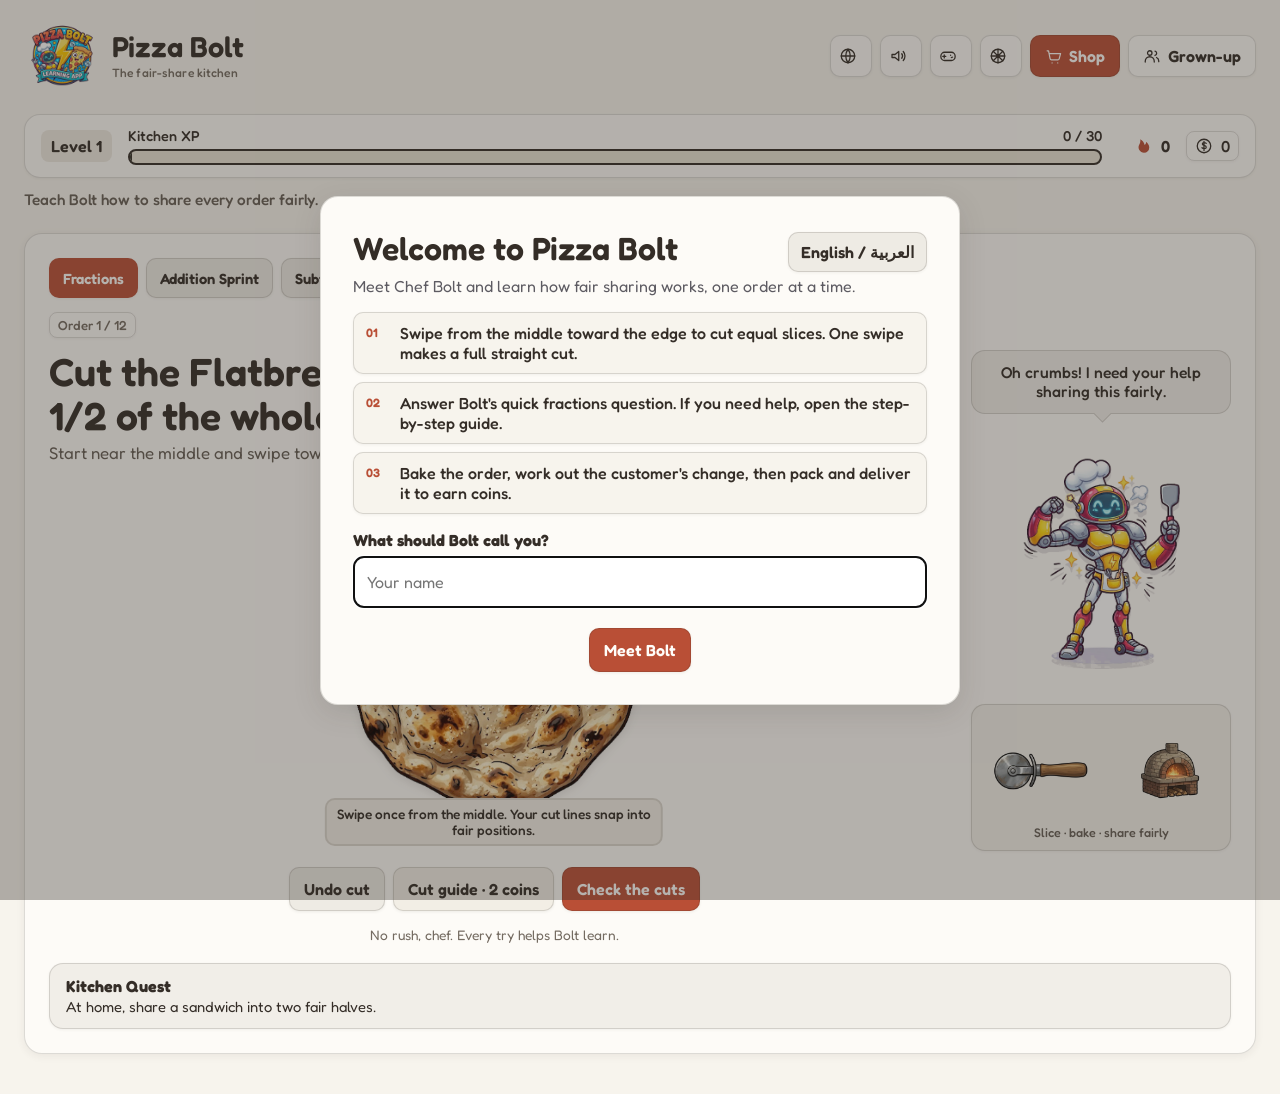
<file: index.html>
<!doctype html>
<html lang="en" dir="ltr">
<head>
  <meta charset="utf-8">
  <meta name="viewport" content="width=device-width, initial-scale=1, viewport-fit=cover">
  <meta name="theme-color" content="#f7f4ed">
  <meta name="description" content="A playful, bilingual fraction-learning game where kids teach Chef Bolt to share fairly.">
  <title>Pizza Bolt: Fair Shares, Happy Chefs</title>
  <link rel="preconnect" href="https://fonts.googleapis.com">
  <link rel="preconnect" href="https://fonts.gstatic.com" crossorigin>
  <link href="https://fonts.googleapis.com/css2?family=Fredoka:wght@400;500;600;700&family=Noto+Sans+Arabic:wght@400;500;600;700&display=swap" rel="stylesheet">
  <link rel="stylesheet" href="styles.css">
</head>
<body>
  <canvas id="matrixRain" aria-hidden="true"></canvas>
  <main class="app">
    <header class="topbar">
      <div class="brand">
        <img class="brand-logo" src="assets/pizza-bolt-logo.png" alt="Pizza Bolt: a fun fractions learning app" width="768" height="768">
        <span class="brand-copy"><span class="brand-name" data-i18n="brand">Pizza Bolt</span><span class="brand-tagline" data-i18n="brandTagline">The fair-share kitchen</span></span>
      </div>
      <div class="tool-row">
        <button class="icon-button" id="languageButton" aria-label="Switch language" title="English / العربية"><svg viewBox="0 0 24 24" aria-hidden="true"><circle cx="12" cy="12" r="9"></circle><path d="M3 12h18M12 3a15 15 0 0 1 0 18M12 3a15 15 0 0 0 0 18"></path></svg></button>
        <button class="icon-button" id="soundButton" aria-label="Toggle sound" title="Toggle sound"><svg class="sound-on" viewBox="0 0 24 24" aria-hidden="true"><path d="M4 10v4h4l5 4V6l-5 4H4zM17 9a5 5 0 0 1 0 6M19 6a9 9 0 0 1 0 12"></path></svg><svg class="sound-off" viewBox="0 0 24 24" aria-hidden="true"><path d="M4 10v4h4l5 4V6l-5 4H4zM17 9l5 6m0-6-5 6"></path></svg></button>
        <button class="icon-button" id="arcadeButton" aria-label="Math games" title="Math Games"><svg viewBox="0 0 24 24" aria-hidden="true"><rect x="2.5" y="7" width="19" height="11" rx="5"></rect><path d="M7 10.5v4M5 12.5h4M15.5 11h.01M18 13.5h.01M16.5 14h.01"></path></svg></button>
        <button class="icon-button" id="wheelButton" aria-label="Spin the prize wheel" title="Spin the Wheel"><svg viewBox="0 0 24 24" aria-hidden="true"><circle cx="12" cy="12" r="9"></circle><path d="M12 3v18M3 12h18M12 12 5.6 5.6M12 12l6.4-6.4M12 12l-6.4 6.4M12 12l6.4 6.4"></path></svg></button>
        <button class="report-button shop-button" id="shopButton"><svg viewBox="0 0 24 24" aria-hidden="true"><path d="M3 4h2l2.2 11.1a2 2 0 0 0 2 1.6h8.9a2 2 0 0 0 1.9-1.4L22 8H6M10 21h.01M18 21h.01"></path></svg><span data-i18n="shopButton">Shop</span></button>
        <button class="report-button" id="reportButton"><svg viewBox="0 0 24 24" aria-hidden="true"><circle cx="9" cy="8" r="3"></circle><path d="M3 20v-1a6 6 0 0 1 12 0v1M16 5.5a3 3 0 0 1 0 5.8M18 14a5 5 0 0 1 3 4.6v1"></path></svg><span data-i18n="grownup">Grown-up</span></button>
      </div>
    </header>

    <section class="progress-card" aria-label="Game progress">
      <span class="level-badge"><span data-i18n="level">LEVEL</span> <span id="levelValue">1</span></span>
      <div class="xp-area">
        <div class="xp-line"><span data-i18n="xp">Kitchen XP</span><span id="xpLabel">0 / 30</span></div>
        <div class="xp-track" role="progressbar" aria-label="Level progress" aria-valuemin="0" aria-valuemax="30" aria-valuenow="0"><div class="xp-fill" id="xpFill"></div></div>
      </div>
      <div class="streak" id="streakBox" aria-label="Streak"><svg class="streak-flame" viewBox="0 0 24 24" aria-hidden="true"><path d="M12 21a7 7 0 0 0 7-7c0-3.1-1.8-5.3-4.1-7.6.1 2.2-1 3.5-2.1 4.2C12.4 7.2 9.6 4.6 7 3c.4 3.6-.3 5.3-1.4 7.2A7.3 7.3 0 0 0 12 21z"></path></svg><span id="streakValue">0</span></div>
      <div class="coin-pouch" aria-label="Coins"><svg viewBox="0 0 24 24" aria-hidden="true"><circle cx="12" cy="12" r="9"></circle><path d="M15 8.5c-.7-.7-1.6-1-2.8-1-1.4 0-2.4.7-2.4 1.8 0 2.8 5.2 1.2 5.2 4.3 0 1.2-1.1 2-2.7 2-1.1 0-2.2-.4-3-1.2M12 6v12"></path></svg><span id="coinValue">0</span></div>
    </section>
    <div class="pitch-strip"><span data-i18n="pitchText">Teach Bolt how to share every order fairly.</span></div>

    <section class="kitchen" id="gameCard">
      <div class="game-grid">
        <div class="game-main">
          <nav class="mode-bar" id="modeBar" aria-label="Game modes"></nav>
          <section class="level-lesson hidden" id="arcadeLesson" aria-live="polite">
            <p class="lesson-badge"><span data-i18n="arcadeLessonBadge">Mini lesson</span><span class="lesson-separator" aria-hidden="true">·</span><span id="arcadeLessonProgress"></span></p>
            <h2 id="arcadeLessonTitle"></h2>
            <div class="lesson-step-content" id="arcadeLessonStepContent">
              <p class="lesson-step-label" id="arcadeLessonStepLabel"></p>
              <p class="lesson-step-body" id="arcadeLessonStepBody"></p>
            </div>
            <div class="lesson-model" id="arcadeLessonModel" role="img"></div>
            <div class="lesson-check hidden" id="arcadeLessonCheck">
              <p class="lesson-check-question" id="arcadeLessonCheckQuestion"></p>
              <div class="answer-grid" id="arcadeLessonAnswers"></div>
              <p class="lesson-feedback" id="arcadeLessonFeedback" aria-live="polite"></p>
            </div>
            <div class="lesson-actions">
              <button class="toy-button secondary hidden" id="arcadeLessonBackButton" type="button" data-i18n="lessonBack">Back</button>
              <button class="toy-button primary" id="arcadeLessonButton" type="button" data-i18n="lessonContinue">Next step</button>
            </div>
          </section>
          <section class="arcade-panel hidden" id="arcadePanel" aria-live="polite">
            <div class="arcade-scorebar">
              <span class="arcade-title" id="arcadeRunTitle"></span>
              <span><span data-i18n="arcadeScore">Score</span>: <bdi id="arcadeScoreValue">0</bdi></span>
              <span id="arcadeBestValue"></span>
            </div>
            <p class="arcade-question" id="arcadeQuestion"></p>
            <div class="answer-grid" id="arcadeAnswers"></div>
            <p class="arcade-feedback" id="arcadeFeedback" aria-live="polite"></p>
            <div class="action-row">
              <button class="toy-button helper" id="arcadeHowButton" type="button" data-i18n="howToPlay">How to play</button>
              <button class="toy-button primary hidden" id="arcadeNewButton" type="button" data-i18n="arcadeAgain">New run</button>
            </div>
          </section>
          <section class="level-lesson hidden" id="levelLesson" aria-live="polite">
            <p class="lesson-badge"><span data-i18n="lessonBadge">LEVEL</span> <bdi id="lessonLevel"></bdi><span class="lesson-separator" aria-hidden="true">·</span><span id="lessonProgress"></span></p>
            <h2 id="lessonTitle"></h2>
            <div class="lesson-step-content" id="lessonStepContent">
              <p class="lesson-step-label" id="lessonStepLabel"></p>
              <p class="lesson-step-body" id="lessonStepBody"></p>
            </div>
            <div class="lesson-model" id="lessonModel" role="img"></div>
            <div class="lesson-check hidden" id="lessonCheck">
              <p class="lesson-check-question" id="lessonCheckQuestion"></p>
              <div class="answer-grid" id="lessonAnswers"></div>
              <p class="lesson-feedback" id="lessonFeedback" aria-live="polite"></p>
            </div>
            <div class="lesson-money-note">
              <strong data-i18n="lessonMoneyLabel">A money moment</strong>
              <p data-i18n="lessonMoneyGuide"></p>
              <div class="lesson-money-example" id="lessonMoneyExample"></div>
            </div>
            <div class="lesson-actions">
              <button class="toy-button secondary hidden" id="lessonBackButton" type="button" data-i18n="lessonBack">Back</button>
              <button class="toy-button primary" id="lessonButton" type="button" data-i18n="lessonContinue">Next</button>
            </div>
          </section>
          <div class="order-row" id="orderRow">
            <span class="round-pill" id="roundLabel">ORDER 1 / 6</span>
            <span class="food-label" id="foodLabel">Pizza</span>
          </div>
          <h1 class="prompt" id="prompt"></h1>
          <p class="instruction" id="instruction"></p>
          <div class="cut-stage" id="cutStage">
            <div class="stack-overlay hidden" id="stackOverlay" aria-live="polite"></div>
            <div class="cut-counter" id="cutCounter" aria-live="polite"></div>
            <div class="pizza-wrap" id="pizzaWrap">
              <canvas id="pizza" width="520" height="520" role="img" aria-label="Pizza. Draw equal slices by dragging from the center to the crust."></canvas>
              <img class="cutter-cursor" id="cutterCursor" src="assets/variants/classic-cutter.png" alt="" aria-hidden="true">
              <div class="cut-hint" id="cutHint"></div>
            </div>
          </div>
          <div class="teach-panel hidden" id="teachPanel">
            <h2 class="teach-heading" data-i18n="teachTitle">Teach Chef Bolt!</h2>
            <p class="chef-claim" id="chefClaim"></p>
            <div class="answer-grid" id="answerGrid"></div>
            <button class="toy-button helper solution-toggle" id="questionHelpButton" type="button" aria-expanded="false" aria-controls="questionSolution"></button>
            <section class="solution-panel hidden" id="questionSolution" aria-live="polite">
              <h3 id="questionSolutionTitle"></h3>
              <ol class="solution-steps" id="questionSolutionSteps"></ol>
            </section>
            <p class="feedback" id="feedback" aria-live="polite"></p>
            <div class="order-flow hidden" id="orderFlow" aria-live="polite">
              <div class="flow-visual" id="flowVisual" aria-hidden="true">
                <img class="oven-icon" id="flowOven" src="assets/variants/classic-oven.png" alt="">
                <span class="flow-icon hidden" id="flowIcon"></span>
              </div>
              <strong class="flow-title" id="flowTitle"></strong>
              <p class="flow-message" id="flowMessage"></p>
              <div class="change-challenge hidden" id="changeChallenge">
                <p class="change-prompt" id="changePrompt"></p>
                <button class="toy-button helper solution-toggle" id="changeHelpButton" type="button" aria-expanded="false" aria-controls="changeSolution"></button>
                <section class="solution-panel hidden" id="changeSolution" aria-live="polite">
                  <h3 id="changeSolutionTitle"></h3>
                  <ol class="solution-steps" id="changeSolutionSteps"></ol>
                </section>
                <div class="answer-grid" id="changeAnswerGrid"></div>
                <p class="change-feedback" id="changeFeedback" aria-live="polite"></p>
              </div>
              <div class="flow-track" id="flowTrack" role="progressbar" aria-valuemin="0" aria-valuemax="100" aria-valuenow="0" aria-label="Order progress"><div class="flow-progress" id="flowProgress"></div></div>
              <div class="flow-steps" id="flowSteps">
                <span class="flow-step" data-flow-step="baking"><span class="step-number">1</span><span data-i18n="bakeStep">Bake</span></span>
                <span class="flow-step" data-flow-step="packing"><span class="step-number">2</span><span data-i18n="packStep">Pack</span></span>
                <span class="flow-step" data-flow-step="delivering"><span class="step-number">3</span><span data-i18n="deliverStep">Deliver</span></span>
              </div>
            </div>
            <div class="next-row"><button class="toy-button primary hidden" id="nextButton" data-i18n="next">Next order</button></div>
          </div>
          <div class="action-row" id="cutActions">
            <button class="toy-button secondary" id="undoButton" data-i18n="undo">Undo cut</button>
            <button class="toy-button helper" id="helpButton" type="button"></button>
            <button class="toy-button primary" id="checkButton" data-i18n="check">Check the cuts</button>
          </div>
          <p class="footer-note" id="footerNote" data-i18n="footer">No rush, chef. Every try helps Bolt learn!</p>
        </div>
        <aside class="mascot-column" aria-label="Chef Bolt">
          <div class="bubble" id="bubble" aria-live="polite"></div>
          <img class="bolt" id="bolt" src="assets/chef-bolt.png" data-still="assets/chef-bolt.png" alt="Chef Bolt, your cheerful robot chef" width="220" height="264">
          <div class="kitchen-tools">
            <div class="gear-preview"><img id="equippedCutter" src="assets/variants/classic-cutter.png" alt=""><img id="equippedOven" src="assets/variants/classic-oven.png" alt=""></div>
            <p class="tools-caption" data-i18n="toolsCaption">SLICE · BAKE · SHARE FAIRLY</p>
          </div>
        </aside>
      </div>
      <div class="quest-card" id="questCard">
        <div class="quest-copy"><strong data-i18n="questTitle">Kitchen Quest</strong><span data-i18n="questText">At home, share a sandwich into two fair halves!</span></div>
      </div>
    </section>
  </main>
  <div id="overlayRoot"></div>
  <div id="toastRoot" aria-live="polite"></div>

  <script src="game.js"></script>
</body>
</html>
</file>
<file: styles.css>
:root {
  color-scheme: light;
  --ink: #28152f;
  --cream: #fff6dc;
  --paper: #fffdf6;
  --coral: #f04f42;
  --yellow: #ffd02e;
  --blue: #00a6d9;
  --teal: #20c6be;
  --green: #9bd66e;
  --pink: #ffb8c5;
  --shadow: 0 6px 0 var(--ink);
  --round: 24px;
  font-family: "Fredoka", "Trebuchet MS", sans-serif;
}
.shop-button { padding: 7px 13px; background: var(--yellow); }
html[lang="ar"] body { font-family: "Noto Sans Arabic", "Fredoka", sans-serif; }
* { box-sizing: border-box; }
body {
  margin: 0;
  min-height: 100vh;
  color: var(--ink);
  background-color: var(--cream);
  background-image: radial-gradient(#e9dcb8 1.15px, transparent 1.15px);
  background-size: 22px 22px;
}
body[data-variant="garden"] { --ink: #334536; --cream: #f2f4e9; --paper: #fcfcf7; --coral: #bc6947; --yellow: #d9b84d; --blue: #678c78; --teal: #88a88c; --green: #80a374; --pink: #d39a79; }
body[data-variant="tech"] { --ink: #273c49; --cream: #edf3f2; --paper: #fbfcfb; --coral: #b86191; --yellow: #cdb85c; --blue: #587c92; --teal: #64a7a5; --green: #79aa84; --pink: #c881a7; }
body[data-variant="royal"] { --ink: #46382c; --cream: #f5f0e2; --paper: #fdfaf2; --coral: #a96732; --yellow: #d3b259; --blue: #698d94; --teal: #c7aa62; --green: #8da165; --pink: #c79576; }
body[data-variant="sweet"] { --ink: #49333d; --cream: #f5edf0; --paper: #fdf9fb; --coral: #bb5578; --yellow: #d9ad54; --blue: #927795; --teal: #6da6a0; --green: #88a971; --pink: #cd819e; }
body[data-theme="matrix"] { --ink: #75ff91; --cream: #020b05; --paper: #07180c; --coral: #a4ff00; --yellow: #a4ff00; --blue: #13d84e; --teal: #00ff83; --green: #73ff91; --pink: #43d980; color: #d3ffe0; background-color: #020b05; background-image: linear-gradient(rgba(31,255,86,.07) 1px, transparent 1px), linear-gradient(90deg, rgba(31,255,86,.07) 1px, transparent 1px); background-size: 30px 30px; }
body[data-theme="matrix"] .kitchen { background: rgba(5, 23, 10, .96); }
body[data-theme="matrix"] .progress-card, body[data-theme="matrix"] .icon-button, body[data-theme="matrix"] .report-button { background: #07180c; color: #d3ffe0; }
body[data-theme="matrix"] .round-pill, body[data-theme="matrix"] .level-lesson, body[data-theme="matrix"] .change-challenge, body[data-theme="matrix"] .variant-card, body[data-theme="matrix"] .shop-item, body[data-theme="matrix"] .modal { background: #0a2110; color: #d3ffe0; }
body[data-theme="matrix"] .bubble, body[data-theme="matrix"] .bubble::after, body[data-theme="matrix"] .kitchen-tools { background: #0b2813; color: #d3ffe0; }
body[data-theme="matrix"] .instruction, body[data-theme="matrix"] .flow-message, body[data-theme="matrix"] .variant-set-status, body[data-theme="matrix"] .shop-item small, body[data-theme="matrix"] .modal p { color: #c4f4ce; }
body[data-theme="matrix"] .answer-button, body[data-theme="matrix"] input { background: #0d2b17; color: #effff2; }
body[data-theme="matrix"] .answer-button:hover { background: #164b23; }
body[data-theme="matrix"] .brand-tagline, body[data-theme="matrix"] .food-label { color: #b8edc3; }
body[data-theme="matrix"] .toast { background: #092512; color: #d3ffe0; }
body[data-theme="matrix"] .pitch-strip, body[data-theme="matrix"] .kitchen-tools { background: #073417; color: #e4ffea; }
body[data-theme="matrix"] .pitch-icon { background: #a4ff00; color: #07180c; }
body[data-theme="matrix"] .level-badge { color: #07180c; }
body[data-theme="matrix"] .round-pill { background: #0a2110; color: #e4ffea; }
body[data-theme="matrix"] .prompt, body[data-theme="matrix"] .chef-claim, body[data-theme="matrix"] .teach-heading,
body[data-theme="matrix"] .flow-title, body[data-theme="matrix"] .quest-copy, body[data-theme="matrix"] .tools-caption { color: #e4ffea; }
body[data-theme="matrix"] .prompt .fraction { color: #d1ff57; }
body[data-theme="matrix"] .cut-hint, body[data-theme="matrix"] .teach-panel, body[data-theme="matrix"] .order-flow,
body[data-theme="matrix"] .change-challenge, body[data-theme="matrix"] .quest-card, body[data-theme="matrix"] .player-name-form,
body[data-theme="matrix"] .map-item, body[data-theme="matrix"] .stat { background: #0a2110; color: #e4ffea; }
body[data-theme="matrix"] .cut-hint { border-color: #75ff91; }
body[data-theme="matrix"] .footer-note, body[data-theme="matrix"] .lesson-badge, body[data-theme="matrix"] .map-item small { color: #b3eac1; }
body[data-theme="matrix"] .flow-visual { background: #13351b; color: #effff2; }
body[data-theme="matrix"] .flow-track, body[data-theme="matrix"] .flow-step { background: #07180c; color: #d3ffe0; }
body[data-theme="matrix"] .flow-step.active, body[data-theme="matrix"] .flow-step.done { background: #164b23; color: #effff2; }
body[data-theme="matrix"] .coin-pouch { background: #12351b; color: #effff2; }
body[data-theme="matrix"] .toy-button, body[data-theme="matrix"] .theme-button { color: #07180c; }
#matrixRain { position: fixed; z-index: 0; inset: 0; width: 100%; height: 100%; pointer-events: none; opacity: 0; transition: opacity .4s; }
body[data-theme="matrix"] #matrixRain { opacity: .3; }
.app, #overlayRoot, #toastRoot { position: relative; z-index: 1; }
body[data-theme="garden"] { background-image: radial-gradient(#b1d48b 1.2px, transparent 1.2px); background-size: 24px 24px; }
body[data-theme="tech"] { background-image: radial-gradient(#83d8df 1.1px, transparent 1.1px), linear-gradient(135deg, transparent 48%, rgba(64,216,209,.08) 49%, rgba(64,216,209,.08) 51%, transparent 52%); background-size: 24px 24px, 42px 42px; }
body[data-theme="royal"] { background-image: radial-gradient(#e6c46c 1.2px, transparent 1.2px); background-size: 21px 21px; }
body[data-theme="sweet"] { background-image: radial-gradient(#f2a9bf 1.2px, transparent 1.2px), radial-gradient(#dfc2ef 1px, transparent 1px); background-position: 0 0, 11px 11px; background-size: 22px 22px; }
body[data-theme="sweet"] .kitchen { background: #fffafd; }
body[data-theme="sweet"] .bubble, body[data-theme="sweet"] .bubble::after, body[data-theme="sweet"] .kitchen-tools { background: #fff0f5; }
body[data-theme="sweet"] .teach-panel, body[data-theme="sweet"] .change-challenge { background: #fff1f6; }
body[data-theme="sweet"] .level-lesson { background: #ffe4ef; }
body[data-theme="sweet"] .quest-card { background: #f7e7fb; }
/* Ten bonus color themes */
body[data-theme="ocean"] { --ink: #123a4f; --cream: #e3f2f8; --paper: #fbfdff; --coral: #e2704f; --yellow: #f4b942; --blue: #1f7fae; --teal: #2aa5a0; --green: #4f9e6f; --pink: #e58bab; }
body[data-theme="ocean"] { background-image: radial-gradient(#b7dcea 1.2px, transparent 1.2px); background-size: 23px 23px; }
body[data-theme="sunset"] { --ink: #4a2c33; --cream: #fdeee2; --paper: #fffaf5; --coral: #d95f43; --yellow: #f0a63c; --blue: #8f6bb1; --teal: #d98a5f; --green: #8da45f; --pink: #e88a9a; }
body[data-theme="sunset"] { background-image: radial-gradient(#f6cba4 1.2px, transparent 1.2px), radial-gradient(#f3a5b8 1px, transparent 1px); background-position: 0 0, 12px 12px; background-size: 24px 24px; }
body[data-theme="forest"] { --ink: #2c3d2a; --cream: #eef2e4; --paper: #fbfdf6; --coral: #c4673c; --yellow: #d9b64a; --blue: #5b8776; --teal: #6fa08a; --green: #679a55; --pink: #c99174; }
body[data-theme="forest"] { background-image: radial-gradient(#c6d8ab 1.2px, transparent 1.2px); background-size: 25px 25px; }
body[data-theme="mint"] { --ink: #274438; --cream: #e7f6ee; --paper: #fafdfa; --coral: #e07a68; --yellow: #e7c457; --blue: #3f97a8; --teal: #35b295; --green: #5cae7c; --pink: #d991a8; }
body[data-theme="mint"] { background-image: radial-gradient(#bce4d0 1.2px, transparent 1.2px); background-size: 22px 22px; }
body[data-theme="cherry"] { --ink: #4c2530; --cream: #fdecef; --paper: #fffafb; --coral: #cf3f56; --yellow: #eec257; --blue: #7a6fae; --teal: #4fa6a0; --green: #7aa465; --pink: #e58ca2; }
body[data-theme="cherry"] { background-image: radial-gradient(#f4bcc9 1.2px, transparent 1.2px); background-size: 23px 23px; }
body[data-theme="lavender"] { --ink: #3c3157; --cream: #f0ecfa; --paper: #fcfbff; --coral: #c4679a; --yellow: #d9b95c; --blue: #7a6fc4; --teal: #7aa0b8; --green: #82a377; --pink: #c48cc9; }
body[data-theme="lavender"] { background-image: radial-gradient(#d5c9ee 1.2px, transparent 1.2px); background-size: 22px 22px; }
body[data-theme="ice"] { --ink: #2b4152; --cream: #edf6fc; --paper: #fcfeff; --coral: #cf7a5c; --yellow: #e3bb52; --blue: #4a90c4; --teal: #54b0c4; --green: #63a684; --pink: #c48bae; }
body[data-theme="ice"] { background-image: radial-gradient(#cde6f5 1.2px, transparent 1.2px), radial-gradient(#e2f1fa 1px, transparent 1px); background-position: 0 0, 11px 11px; background-size: 24px 24px; }
body[data-theme="retro"] { --ink: #3f3222; --cream: #f3ead6; --paper: #fdf9ef; --coral: #c65b3a; --yellow: #d9a53c; --blue: #6c8a6e; --teal: #8f9e56; --green: #7d9a52; --pink: #c98a63; }
body[data-theme="retro"] { background-image: repeating-linear-gradient(45deg, rgba(198,91,58,.06) 0 9px, transparent 9px 18px); }
body[data-theme="space"] { --ink: #d5dcff; --cream: #0c1026; --paper: #151b3d; --coral: #ff7ba2; --yellow: #ffd45c; --blue: #7c9aff; --teal: #6fd7e8; --green: #7fe0a8; --pink: #cf8ef0; color: #d5dcff; background-color: #0c1026; background-image: radial-gradient(rgba(255,255,255,.16) 1px, transparent 1.4px); background-size: 26px 26px; }
body[data-theme="lava"] { --ink: #ffe3c9; --cream: #1d0d09; --paper: #2b1510; --coral: #ff6a3d; --yellow: #ffb43d; --blue: #d9825c; --teal: #e8925c; --green: #b98a4f; --pink: #e8756a; color: #ffe3c9; background-color: #1d0d09; background-image: radial-gradient(rgba(255,106,61,.14) 1.4px, transparent 1.4px); background-size: 24px 24px; }
body[data-theme="space"] .kitchen, body[data-theme="lava"] .kitchen,
body[data-theme="space"] .icon-button, body[data-theme="lava"] .icon-button,
body[data-theme="space"] .report-button, body[data-theme="lava"] .report-button,
body[data-theme="space"] .progress-card, body[data-theme="lava"] .progress-card,
body[data-theme="space"] .bubble, body[data-theme="lava"] .bubble,
body[data-theme="space"] .kitchen-tools, body[data-theme="lava"] .kitchen-tools,
body[data-theme="space"] .teach-panel, body[data-theme="lava"] .teach-panel,
body[data-theme="space"] .level-lesson, body[data-theme="lava"] .level-lesson,
body[data-theme="space"] .order-flow, body[data-theme="lava"] .order-flow,
body[data-theme="space"] .change-challenge, body[data-theme="lava"] .change-challenge,
body[data-theme="space"] .quest-card, body[data-theme="lava"] .quest-card,
body[data-theme="space"] .variant-card, body[data-theme="lava"] .variant-card,
body[data-theme="space"] .shop-item, body[data-theme="lava"] .shop-item,
body[data-theme="space"] .stat, body[data-theme="lava"] .stat,
body[data-theme="space"] .map-item, body[data-theme="lava"] .map-item,
body[data-theme="space"] .onboarding-list li, body[data-theme="lava"] .onboarding-list li,
body[data-theme="space"] .player-name-form, body[data-theme="lava"] .player-name-form,
body[data-theme="space"] .stack-overlay, body[data-theme="lava"] .stack-overlay,
body[data-theme="space"] .cut-hint, body[data-theme="lava"] .cut-hint,
body[data-theme="space"] .solution-panel, body[data-theme="lava"] .solution-panel,
body[data-theme="space"] .flow-track, body[data-theme="lava"] .flow-track,
body[data-theme="space"] .flow-step, body[data-theme="lava"] .flow-step {
  background: rgba(255, 255, 255, .05); color: inherit;
}
body[data-theme="space"] .answer-button, body[data-theme="lava"] .answer-button,
body[data-theme="space"] input, body[data-theme="lava"] input { background: rgba(255,255,255,.08); color: inherit; }
body[data-theme="space"] .answer-button:hover, body[data-theme="lava"] .answer-button:hover { background: rgba(255,255,255,.16); }
body[data-theme="space"] .modal, body[data-theme="lava"] .modal { background: var(--paper); color: var(--ink); }
body[data-theme="space"] .modal p, body[data-theme="lava"] .modal p,
body[data-theme="space"] .instruction, body[data-theme="lava"] .instruction,
body[data-theme="space"] .flow-message, body[data-theme="lava"] .flow-message,
body[data-theme="space"] .footer-note, body[data-theme="lava"] .footer-note,
body[data-theme="space"] .brand-tagline, body[data-theme="lava"] .brand-tagline,
body[data-theme="space"] .food-label, body[data-theme="lava"] .food-label,
body[data-theme="space"] .round-pill, body[data-theme="lava"] .round-pill,
body[data-theme="space"] .pitch-strip, body[data-theme="lava"] .pitch-strip,
body[data-theme="space"] .shop-item small, body[data-theme="lava"] .shop-item small,
body[data-theme="space"] .variant-set-status, body[data-theme="lava"] .variant-set-status,
body[data-theme="space"] .cut-counter, body[data-theme="lava"] .cut-counter,
body[data-theme="space"] .lesson-step-body, body[data-theme="lava"] .lesson-step-body,
body[data-theme="space"] .lesson-model-label, body[data-theme="lava"] .lesson-model-label { color: rgba(255,255,255,.72); }
body[data-theme="space"] .toy-button.secondary, body[data-theme="lava"] .toy-button.secondary,
body[data-theme="space"] .theme-button, body[data-theme="lava"] .theme-button,
body[data-theme="space"] .toy-button.helper, body[data-theme="lava"] .toy-button.helper,
body[data-theme="space"] .level-badge, body[data-theme="lava"] .level-badge { background: rgba(255,255,255,.09); color: inherit; }
body[data-theme="space"] .toy-button.primary, body[data-theme="lava"] .toy-button.primary { background: var(--coral); color: #16110d; }
body[data-theme="space"] .lesson-feedback.retry, body[data-theme="lava"] .lesson-feedback.retry { color: var(--yellow); }
body[data-theme="custom"] {
  background-color: var(--custom-background, #fff6dc);
  background-image: radial-gradient(var(--custom-dot, #eadfcf) 1.15px, transparent 1.15px);
  background-size: 22px 22px;
  color: var(--custom-text, #28152f);
}
body[data-theme="custom"] .app *, body[data-theme="custom"] #overlayRoot * { color: var(--custom-text, #28152f); }
body[data-theme="custom"] .app h1, body[data-theme="custom"] .app h2, body[data-theme="custom"] .app h3,
body[data-theme="custom"] .app .brand-name, body[data-theme="custom"] #overlayRoot h1,
body[data-theme="custom"] #overlayRoot h2, body[data-theme="custom"] #overlayRoot h3 {
  color: var(--custom-heading, #28152f);
}
body[data-theme="custom"] .kitchen { background: var(--paper); }
body[data-theme="custom"] .bubble, body[data-theme="custom"] .bubble::after,
body[data-theme="custom"] .kitchen-tools { background: color-mix(in srgb, var(--custom-food) 12%, white); }
body[data-theme="custom"] .teach-panel, body[data-theme="custom"] .change-challenge,
body[data-theme="custom"] .level-lesson, body[data-theme="custom"] .quest-card { background: color-mix(in srgb, var(--custom-cutter) 11%, white); }
button { font: inherit; color: inherit; }
button:focus-visible, canvas:focus-visible { outline: 4px solid #e24e3d; outline-offset: 4px; }
.app { width: min(1120px, 100%); margin: 0 auto; padding: 18px 22px 40px; }
.topbar { display: flex; align-items: center; justify-content: space-between; gap: 16px; margin-bottom: 15px; }
.brand { display: flex; align-items: center; gap: 12px; font-size: clamp(1.2rem, 3vw, 1.65rem); font-weight: 700; line-height: 1; }
.brand-logo { display: block; width: 76px; height: 76px; object-fit: contain; filter: drop-shadow(0 4px 0 rgba(40,21,47,.15)); }
.brand-copy { display: grid; gap: 5px; }
.brand-name { color: var(--ink); font-size: clamp(1.35rem, 3vw, 1.8rem); font-weight: 700; letter-spacing: -.025em; }
.brand-tagline { color: #5b4864; font-size: .73rem; font-weight: 700; letter-spacing: .11em; }
.tool-row { display: flex; gap: 9px; }
.icon-button, .report-button {
  min-height: 46px; border: 3px solid var(--ink); border-radius: 16px; background: var(--paper);
  box-shadow: 0 4px 0 var(--ink); cursor: pointer; font-weight: 600; transition: transform .12s, box-shadow .12s;
}
.icon-button { min-width: 48px; padding: 5px 10px; font-size: 1.18rem; }
.report-button { padding: 7px 14px; }
button:active { transform: translateY(4px); box-shadow: 0 2px 0 var(--ink); }
.progress-card { display: flex; align-items: center; gap: 13px; padding: 11px 15px; border: 3px solid var(--ink); border-radius: 20px; background: var(--paper); box-shadow: 0 4px 0 var(--ink); }
.level-badge { flex: 0 0 auto; padding: 6px 11px; border: 2px solid var(--ink); border-radius: 13px; background: var(--yellow); font-weight: 700; white-space: nowrap; }
.xp-area { flex: 1; min-width: 80px; }
.xp-line { display: flex; justify-content: space-between; gap: 8px; margin-bottom: 5px; font-size: .86rem; font-weight: 600; }
.xp-track { height: 16px; overflow: hidden; border: 2px solid var(--ink); border-radius: 99px; background: #e8e3d4; }
.xp-fill { width: 0; height: 100%; border-right: 2px solid var(--ink); border-radius: inherit; background: var(--teal); transition: width .65s cubic-bezier(.2,.8,.2,1); }
.streak { display: flex; align-items: center; gap: 4px; min-width: 58px; justify-content: end; font-size: 1.15rem; font-weight: 700; }
.streak-flame { display: inline-block; font-size: 1.5rem; transform-origin: bottom; transition: transform .25s; }
.streak.hot .streak-flame { transform: scale(1.35) rotate(-8deg); animation: flicker .55s infinite alternate; }
.pitch-strip { display: flex; align-items: center; gap: 11px; margin-top: 12px; padding: 10px 15px; border: 3px solid var(--ink); border-radius: 17px; background: var(--teal); box-shadow: 0 4px 0 var(--ink); font-weight: 600; }
.pitch-icon { display: grid; place-items: center; flex: 0 0 30px; width: 30px; height: 30px; border: 2px solid var(--ink); border-radius: 10px; background: var(--yellow); }
.kitchen { margin-top: 20px; padding: clamp(17px, 3vw, 30px); border: 3px solid var(--ink); border-radius: 30px; background: #fffdf6; box-shadow: 0 8px 0 var(--ink); }
.game-grid { display: grid; grid-template-columns: minmax(0, 1fr) 270px; gap: clamp(15px, 3vw, 35px); align-items: center; }
.game-main { min-width: 0; }
.order-row { display: flex; align-items: center; justify-content: space-between; gap: 10px; margin-bottom: 9px; }
.round-pill { padding: 6px 12px; border: 2px solid var(--ink); border-radius: 99px; background: #e9f8ce; font-size: .9rem; font-weight: 700; }
.food-label { color: #65636a; font-size: .95rem; font-weight: 600; }
h1, h2, p { margin-top: 0; }
.prompt { margin: 9px 0 5px; font-size: clamp(1.6rem, 4vw, 2.45rem); line-height: 1.06; letter-spacing: -.025em; }
.prompt .fraction { color: var(--coral); white-space: nowrap; }
.instruction { margin: 0 0 12px; color: #5e5c63; font-size: 1.05rem; }
.cut-stage { position: relative; display: grid; place-items: center; min-height: 350px; padding: 9px; }
.cut-counter { position: absolute; z-index: 2; top: 4px; left: 50%; transform: translateX(-50%); padding: 6px 13px; border: 3px solid var(--ink); border-radius: 999px; background: var(--yellow); box-shadow: 0 3px 0 var(--ink); font-size: .96rem; font-weight: 700; font-variant-numeric: tabular-nums; white-space: nowrap; }
.stack-overlay { position: absolute; z-index: 3; left: 50%; top: 50%; width: min(290px, 85%); transform: translate(-50%, -50%); padding: 14px; border: 3px solid var(--ink); border-radius: 20px; background: #fffdf6; box-shadow: 0 5px 0 var(--ink); text-align: center; animation: bounce .4s ease; }
.stack-pieces { display: flex; justify-content: center; gap: 5px; margin: 8px 0; }
.stack-pieces span { flex: 1; height: 24px; border: 2px solid var(--ink); border-radius: 7px; background: var(--yellow); }
.stack-pieces span:nth-child(even) { background: var(--coral); }
.pizza-wrap { position: relative; width: min(100%, 338px); aspect-ratio: 1; }
#pizza {
  display: block; width: 100%; height: 100%; touch-action: none; cursor: crosshair;
  border-radius: 50%; filter: drop-shadow(0 8px 0 rgba(41,43,53,.17));
}
.cutter-cursor { position: absolute; z-index: 4; left: 50%; top: 50%; width: 76px; height: 48px; object-fit: contain; opacity: 0; pointer-events: none; transform: translate(-20%, -50%) rotate(var(--cutter-angle, 0deg)); transform-origin: 20% 50%; filter: drop-shadow(0 3px 0 rgba(40,21,47,.28)); transition: opacity .12s; }
.cutter-cursor.visible { opacity: 1; }
.cutter-cursor.active { animation: cutter-jiggle .16s linear infinite alternate; }
.variant-pop { position: absolute; z-index: 5; width: 86px; height: 86px; object-fit: contain; pointer-events: none; animation: variant-pop .75s ease-out forwards; filter: drop-shadow(0 3px 0 rgba(40,21,47,.18)); }
.variant-pop.sweet-pop { display: grid; place-items: center; }
.variant-pop.sweet-pop svg { width: 100%; height: 100%; fill: none; stroke: currentColor; stroke-width: 1.5; stroke-linecap: round; stroke-linejoin: round; }
.pizza-wrap.correct #pizza { animation: bounce .55s ease; }
.cut-hint { position: absolute; bottom: -1px; left: 50%; width: max-content; max-width: 94%; transform: translateX(-50%); padding: 7px 12px; border: 2px solid var(--ink); border-radius: 14px; background: #fff3b4; font-size: .9rem; font-weight: 600; text-align: center; }
.action-row { display: flex; flex-wrap: wrap; justify-content: center; gap: 12px; margin: 12px 0 0; }
.toy-button { min-height: 54px; padding: 10px 20px; border: 3px solid var(--ink); border-radius: 18px; box-shadow: var(--shadow); cursor: pointer; font-weight: 700; font-size: 1.08rem; transition: transform .12s, box-shadow .12s; }
.toy-button.primary { background: var(--yellow); }
.toy-button.secondary { background: var(--blue); }
.toy-button.helper { background: #fff3b4; }
.toy-button:disabled { opacity: .48; cursor: not-allowed; }
.mascot-column { display: flex; flex-direction: column; align-items: center; }
.bubble { position: relative; width: 100%; margin-bottom: 5px; padding: 14px 15px; border: 3px solid var(--ink); border-radius: 21px; background: #e8f8ff; box-shadow: 0 4px 0 var(--ink); font-size: 1.02rem; font-weight: 600; text-align: center; }
.bubble::after { position: absolute; bottom: -12px; left: 48%; width: 18px; height: 18px; content: ""; border-right: 3px solid var(--ink); border-bottom: 3px solid var(--ink); background: #e8f8ff; transform: rotate(45deg); }
.bolt { display: block; width: min(100%, 220px); height: 264px; margin-top: 6px; object-fit: contain; filter: drop-shadow(0 5px 0 rgba(40,21,47,.13)); }
.bolt:not(.excited):not(.thinking) { animation: idle-bob 2.8s ease-in-out infinite; }
.bolt.still { width: min(100%, 190px); height: 190px; }
.bolt.excited { animation: jump .6s ease; }
.bolt.thinking { animation: think .55s ease-in-out; }
.kitchen-tools { width: 100%; margin-top: 8px; padding: 8px 10px 10px; border: 2px dashed var(--ink); border-radius: 19px; background: #e8f9ff; text-align: center; }
.tools-art { display: block; width: min(100%, 205px); height: auto; margin: 0 auto; }
.gear-preview { display: flex; align-items: center; justify-content: center; gap: 5px; width: 100%; height: 110px; }
.gear-preview img { width: 49%; height: 100%; object-fit: contain; }
.tools-caption { margin: 0; color: var(--ink); font-size: .8rem; font-weight: 700; letter-spacing: .07em; }
.footer-note { margin: 19px 0 0; color: #6c6870; font-size: .86rem; text-align: center; }
.teach-panel { padding: clamp(14px, 3vw, 24px); border: 3px solid var(--ink); border-radius: 22px; background: #fff5d5; }
.teach-heading { margin: 0 0 8px; font-size: 1.45rem; }
.chef-claim { margin: 0 0 14px; font-size: 1.2rem; font-weight: 600; }
.answer-grid { display: grid; grid-template-columns: repeat(2, minmax(0, 1fr)); gap: 12px; }
.answer-button { min-height: 65px; padding: 10px; border: 3px solid var(--ink); border-radius: 17px; background: #fff; box-shadow: 0 5px 0 var(--ink); cursor: pointer; font-size: 1.05rem; font-weight: 700; }
.answer-button:hover { background: #f0ffd9; }
.solution-toggle { display: block; margin: 10px auto 0; }
.solution-panel { margin: 12px 0 3px; padding: 15px; border-radius: 18px; background: #fff; box-shadow: 0 3px 12px rgba(40,21,47,.09); text-align: start; }
.solution-panel h3 { margin: 0 0 8px; font-size: 1.05rem; }
.solution-steps { display: grid; gap: 7px; margin: 0; padding-inline-start: 25px; }
.solution-steps li { padding: 7px 10px; border-radius: 11px; background: color-mix(in srgb, var(--teal) 12%, white); line-height: 1.4; animation: solution-step-in .42s cubic-bezier(.2,.8,.2,1) both; animation-delay: calc(var(--step-index) * 90ms); }
@keyframes solution-step-in { from { opacity: 0; transform: translateY(9px) scale(.985); } to { opacity: 1; transform: translateY(0) scale(1); } }
@media (prefers-reduced-motion: reduce) { .solution-steps li { animation: none; } }
.feedback { min-height: 27px; margin: 13px 0 0; font-weight: 600; text-align: center; }
.level-lesson { margin-bottom: 18px; padding: clamp(18px, 4vw, 30px); border: 3px solid var(--ink); border-radius: 24px; background: #fff3bd; box-shadow: 0 5px 0 var(--ink); text-align: center; }
.lesson-badge { margin: 0 0 8px; color: #65552b; font-size: .82rem; font-weight: 700; letter-spacing: .07em; }
.level-lesson h2 { margin: 0 0 8px; font-size: clamp(1.45rem, 3vw, 2rem); }
.level-lesson p:not(.lesson-badge) { max-width: 620px; margin: 0 auto 15px; font-size: 1.08rem; line-height: 1.45; }
.next-row { display: flex; justify-content: center; margin-top: 12px; }
.coin-pouch { display: flex; align-items: center; gap: 5px; padding: 5px 10px; border: 2px solid var(--ink); border-radius: 14px; background: #fff1bd; font-weight: 700; white-space: nowrap; }
.order-flow { margin-top: 16px; padding: 15px; border: 3px solid var(--ink); border-radius: 21px; background: #e8f9ff; text-align: center; }
.flow-visual { display: grid; place-items: center; width: 82px; height: 82px; margin: 0 auto 8px; border: 3px solid var(--ink); border-radius: 24px; background: var(--yellow); box-shadow: 0 4px 0 var(--ink); font-size: 2.8rem; }
.oven-icon { width: 68px; height: 68px; object-fit: contain; }
.order-flow[data-stage="baking"] .flow-visual { position: relative; animation: oven-wiggle .55s ease-in-out infinite alternate; background: radial-gradient(circle at 50% 70%, #ffb83f 0 22%, var(--yellow) 23%); }
.order-flow[data-stage="baking"] .flow-visual::after { position: absolute; top: -13px; left: calc(50% - 6px); width: 12px; height: 17px; content: ""; border-radius: 75% 15% 65% 45%; background: var(--coral); transform: rotate(45deg); animation: oven-flame .4s ease-in-out infinite alternate; }
.order-flow[data-stage="baking"] .oven-icon { animation: oven-glow .8s ease-in-out infinite alternate; }
.order-flow[data-stage="packing"] .flow-visual { animation: pack-bounce .42s ease-in-out 1; }
.order-flow[data-stage="delivering"] .flow-visual { animation: delivery-bob .42s ease-in-out 1 alternate; }
.flow-title { display: block; font-size: 1.25rem; }
.flow-message { margin: 3px 0 11px; color: #5e5c63; }
.flow-track { height: 17px; overflow: hidden; border: 2px solid var(--ink); border-radius: 99px; background: #fffdf6; }
.flow-progress { width: 0; height: 100%; border-right: 2px solid var(--ink); border-radius: inherit; background: var(--teal); transition: width 2.8s linear; }
.order-flow[data-stage="packing"] .flow-progress, .order-flow[data-stage="delivering"] .flow-progress { transition-duration: 1.25s; }
.change-challenge { margin: 14px 0 3px; padding: 14px; border: 3px solid var(--ink); border-radius: 18px; background: #fff3bd; }
.change-prompt { margin: 0 0 12px; font-size: 1.1rem; font-weight: 700; }
.change-feedback { min-height: 1.5em; margin: 11px 0 0; font-weight: 600; }
.flow-steps { display: flex; justify-content: space-between; gap: 5px; margin-top: 11px; }
.flow-step { flex: 1; padding: 5px 3px; border: 2px solid var(--ink); border-radius: 11px; background: #fffdf6; font-size: .8rem; font-weight: 600; opacity: .56; }
.flow-step.active { background: var(--yellow); opacity: 1; transform: translateY(-2px); }
.flow-step.done { background: #d9f4b9; opacity: 1; }
.quest-card { display: flex; align-items: center; gap: 12px; margin-top: 20px; padding: 12px 16px; border: 3px dashed var(--ink); border-radius: 19px; background: #e7f7cf; }
.quest-copy strong { display: block; }
.quest-copy span { font-size: .92rem; }
.modal-backdrop { position: fixed; z-index: 20; inset: 0; display: grid; place-items: center; overflow-y: auto; padding: 18px; background: rgba(41,43,53,.48); }
.modal { width: min(560px, 100%); padding: clamp(20px, 5vw, 32px); border: 4px solid var(--ink); border-radius: 28px; background: var(--paper); box-shadow: 0 9px 0 var(--ink); }
.developer-modal { width: min(760px, 100%); max-height: 88vh; overflow-y: auto; }
.developer-tools { display: grid; gap: 9px; }
.developer-tools label, .player-name-form label { margin-top: 8px; font-weight: 700; }
.developer-row { display: flex; flex-wrap: wrap; gap: 8px; }
.developer-row input { flex: 1 1 110px; min-width: 90px; min-height: 48px; padding: 8px 11px; border: 3px solid var(--ink); border-radius: 13px; background: #fff; font: inherit; }
.developer-row .toy-button { flex: 1 1 120px; min-height: 48px; padding: 7px 10px; font-size: .95rem; }
.developer-themes { display: grid; grid-template-columns: repeat(auto-fit, minmax(115px, 1fr)); gap: 8px; margin-top: 5px; }
.toy-button.danger { background: #f27b70; }
.custom-color-grid { display: grid; grid-template-columns: repeat(auto-fit, minmax(125px, 1fr)); gap: 10px; margin: 12px 0; }
.custom-color-control { display: grid; gap: 7px; padding: 10px; border: 2px solid var(--ink); border-radius: 15px; background: var(--paper); font-weight: 700; }
.custom-color-control input { width: 100%; height: 44px; padding: 3px; border: 2px solid var(--ink); border-radius: 10px; background: white; cursor: pointer; }
.player-name-form { display: grid; gap: 7px; padding: 12px; border: 2px solid var(--ink); border-radius: 16px; background: var(--paper); }
.onboarding-modal { width: min(640px, 100%); }
.onboarding-modal h2 { margin: 0 0 8px; font-size: clamp(1.7rem, 5vw, 2.3rem); }
.onboarding-modal label { display: block; margin: 16px 0 6px; font-weight: 700; }
.onboarding-modal input { width: 100%; min-height: 52px; padding: 9px 13px; border: 3px solid var(--ink); border-radius: 15px; background: #fff; font: inherit; }
.onboarding-list { display: grid; gap: 9px; margin: 16px 0; padding: 0; list-style: none; text-align: start; }
.onboarding-list li { padding: 9px 12px; border: 2px solid var(--ink); border-radius: 14px; background: #fffdf6; font-weight: 600; }
body[data-theme="matrix"] .onboarding-list li { background: #0d2b17; }
.matrix-preview { display: grid; place-items: center; min-height: 75px; margin: 12px 0; border: 2px solid #37ff68; border-radius: 15px; background: repeating-linear-gradient(0deg, #04170a 0 12px, #08240f 12px 24px); color: #76ff8e; font: 700 1rem monospace; letter-spacing: .12em; text-shadow: 0 0 9px #26ff5a; }
.modal h2 { margin: 0 0 8px; font-size: 2rem; }
.modal p { color: #5d5b62; }
.report-stats { display: grid; grid-template-columns: repeat(3, 1fr); gap: 9px; margin: 18px 0; }
.stat { padding: 12px 8px; border: 2px solid var(--ink); border-radius: 16px; background: #fff1bd; text-align: center; }
.stat strong { display: block; font-size: 1.35rem; }
.map-list { display: grid; gap: 9px; padding: 0; list-style: none; }
.map-item { display: flex; align-items: center; justify-content: space-between; gap: 10px; padding: 10px 13px; border: 2px solid var(--ink); border-radius: 15px; background: #f1f8e6; }
.map-item small { color: #666; }
.modal-actions { display: flex; flex-wrap: wrap; justify-content: center; gap: 12px; margin-top: 20px; }
.shop-modal { width: min(850px, 100%); max-height: min(88vh, 900px); overflow-y: auto; }
.shop-heading { display: flex; align-items: center; justify-content: space-between; gap: 12px; flex-wrap: wrap; }
.shop-intro { margin: 0 0 16px; }
.variant-card { margin-top: 14px; padding: 14px; border: 3px solid var(--ink); border-radius: 21px; background: var(--paper); box-shadow: 0 4px 0 var(--ink); }
.variant-heading { display: flex; align-items: center; justify-content: space-between; gap: 10px; flex-wrap: wrap; }
.variant-heading h3 { margin: 0; font-size: 1.35rem; }
.variant-items { display: grid; grid-template-columns: repeat(3, minmax(0, 1fr)); gap: 9px; margin-top: 10px; }
.shop-item { display: flex; flex-direction: column; align-items: center; gap: 6px; min-width: 0; padding: 9px; border: 2px solid var(--ink); border-radius: 15px; background: #fffdf6; text-align: center; }
.shop-item img { width: 100%; height: 84px; object-fit: contain; }
.shop-item strong { font-size: .96rem; }
.shop-item small { min-height: 2.4em; color: #5e5c63; font-size: .78rem; }
.shop-item .toy-button { min-height: 40px; width: 100%; padding: 5px 7px; font-size: .88rem; box-shadow: 0 3px 0 var(--ink); }
.variant-set-status { margin: 7px 0 0; font-size: .88rem; font-weight: 600; }
.theme-button { min-height: 40px; padding: 6px 12px; border: 2px solid var(--ink); border-radius: 13px; background: var(--teal); box-shadow: 0 3px 0 var(--ink); cursor: pointer; font-weight: 700; }
.toast { position: fixed; z-index: 30; top: 18%; left: 50%; padding: 10px 18px; border: 3px solid var(--ink); border-radius: 18px; background: var(--yellow); box-shadow: 0 5px 0 var(--ink); font-size: 1.4rem; font-weight: 700; pointer-events: none; animation: float-up .95s ease forwards; }
.level-toast { background: var(--green); }
.confetti { position: fixed; z-index: 25; top: -14px; width: 11px; height: 15px; border: 2px solid var(--ink); border-radius: 3px; pointer-events: none; animation: confetti-fall 1.1s ease-in forwards; }
.shake { animation: shake .38s ease; }
.hidden { display: none !important; }
.rtl .order-row { flex-direction: row-reverse; }
.rtl .xp-line { flex-direction: row-reverse; }
.rtl .streak { justify-content: start; }
@keyframes bounce { 0%,100% { transform: scale(1); } 38% { transform: scale(1.08) rotate(-2deg); } 70% { transform: scale(.98); } }
@keyframes jump { 0%,100% { transform: translateY(0); } 35% { transform: translateY(-17px) rotate(-3deg); } 70% { transform: translateY(2px); } }
@keyframes idle-bob { 0%,100% { transform: translateY(0) rotate(0); } 50% { transform: translateY(-5px) rotate(1deg); } }
@keyframes cutter-jiggle { to { translate: 0 -2px; } }
@keyframes variant-pop { 0% { opacity: 0; transform: scale(.3) rotate(-12deg); } 25% { opacity: 1; transform: scale(1.15) rotate(8deg); } 100% { opacity: 0; transform: scale(.7) translateY(-28px) rotate(18deg); } }
@keyframes oven-wiggle { to { transform: translateY(-3px) rotate(3deg); } }
@keyframes oven-glow { to { filter: drop-shadow(0 0 9px #ff9a2c) brightness(1.15); } }
@keyframes oven-flame { to { transform: translateY(-5px) scale(1.16); } }
@keyframes pack-bounce { 50% { transform: translateY(-5px) scale(1.04); } }
@keyframes delivery-bob { to { transform: translateX(5px) rotate(3deg); } }
@keyframes think { 25%,75% { transform: rotate(4deg) translateY(-3px); } 50% { transform: rotate(-4deg); } }
@keyframes wave { 0%,75%,100% { transform: rotate(0); } 82% { transform: rotate(-18deg); } 90% { transform: rotate(8deg); } }
@keyframes flicker { to { transform: scale(1.52) rotate(7deg); } }
@keyframes shake { 20%,60% { transform: translateX(-7px); } 40%,80% { transform: translateX(7px); } }
@keyframes float-up { 0% { opacity: 0; transform: translate(-50%, 10px) scale(.8); } 18% { opacity: 1; } 100% { opacity: 0; transform: translate(-50%, -68px) scale(1.2); } }
@keyframes confetti-fall { to { transform: translateY(105vh) rotate(680deg); opacity: .85; } }
@media (max-width: 760px) {
  .app { padding: 13px 14px 28px; }
  .game-grid { grid-template-columns: minmax(0, 1fr) 190px; }
  .cut-stage { min-height: 310px; }
  .pizza-wrap { width: min(100%, 300px); }
  .bolt { width: min(100%, 170px); }
}
@media (max-width: 560px) {
  .topbar { align-items: flex-start; }
  .brand { max-width: none; min-width: 155px; line-height: 1.05; }
  .brand-logo { flex: 0 0 58px; width: 58px; height: 58px; }
  .brand-copy { gap: 3px; }
  .brand-name { font-size: 1.16rem; white-space: nowrap; }
  .brand-tagline { font-size: .58rem; letter-spacing: .07em; }
  .tool-row { flex-wrap: wrap; justify-content: end; gap: 7px; }
  .shop-button { font-size: .84rem; padding: 6px 8px; }
  .report-button { font-size: .88rem; padding: 6px 10px; }
  .icon-button { min-width: 43px; min-height: 43px; }
  .progress-card { gap: 8px; padding: 9px; }
  .level-badge { padding: 5px 8px; font-size: .83rem; }
  .streak { min-width: 43px; font-size: 1rem; }
  .coin-pouch { padding: 4px 7px; font-size: .88rem; }
  .flow-step { font-size: .72rem; }
  .variant-items { grid-template-columns: 1fr; }
  .shop-item { display: grid; grid-template-columns: 72px 1fr; text-align: start; }
  .shop-item img { grid-row: span 3; width: 72px; height: 72px; }
  .shop-item small { min-height: 0; }
  .kitchen { margin-top: 15px; padding: 15px 13px; border-radius: 24px; }
  .game-grid { grid-template-columns: 1fr; gap: 12px; }
  .mascot-column { display: grid; grid-template-columns: 1fr 112px; gap: 9px; align-items: center; }
  .bubble { margin: 0; padding: 10px; font-size: .92rem; }
  .bubble::after { left: auto; right: 24px; }
  .bolt { width: 108px; height: 125px; margin: 0; }
  .kitchen-tools { grid-column: 1 / -1; display: flex; flex-direction: row; align-items: center; justify-content: center; gap: 10px; margin: 0; text-align: start; }
  .tools-art { flex: 0 0 105px; width: 105px; margin: 0; }
  .cut-stage { min-height: 0; padding: 8px 8px 24px; }
  .pizza-wrap { width: min(76vw, 300px); }
  .cut-hint { bottom: 0; }
  .instruction { font-size: .97rem; }
  .toy-button { min-height: 51px; padding: 8px 15px; }
  .answer-grid { grid-template-columns: 1fr; }
  .quest-card { margin-top: 15px; }
  .pitch-strip { align-items: flex-start; font-size: .92rem; }
}
@media (prefers-reduced-motion: reduce) {
  *, *::before, *::after { scroll-behavior: auto !important; animation-duration: .01ms !important; animation-iteration-count: 1 !important; transition-duration: .01ms !important; }
}
/* Math Arcade, Spin Wheel, bonus themes & trophies */
.mode-bar { display: flex; flex-wrap: wrap; gap: 8px; margin-bottom: 14px; }
.mode-tab { min-height: 40px; padding: 8px 13px; border: 1px solid rgba(52,45,39,.16); border-radius: 10px; background: #eeebe4; color: var(--ink); box-shadow: 0 1px 3px rgba(52,45,39,.06); cursor: pointer; font: inherit; font-weight: 600; font-size: .92rem; transition: color .16s var(--ui-ease), background-color .16s var(--ui-ease), transform .16s var(--ui-ease); }
.mode-tab:hover { filter: brightness(.97); }
.mode-tab:active { transform: translateY(1px); }
.mode-tab.active { background: var(--coral); color: #fffdf9; border-color: transparent; }
.arcade-panel { display: grid; gap: 10px; }
.arcade-panel .answer-grid { grid-template-columns: repeat(4, minmax(0, 1fr)); }
.arcade-panel .arcade-question { margin: 2px 0; }
.arcade-panel .action-row { justify-content: flex-start; margin-top: 2px; }
.arcade-scorebar { display: flex; justify-content: space-between; align-items: center; gap: 10px; flex-wrap: wrap; font-weight: 600; font-variant-numeric: tabular-nums; }
.arcade-scorebar .arcade-title { font-size: 1.15rem; }
.arcade-pips { display: flex; gap: 5px; }
.arcade-pip { width: 12px; height: 12px; border-radius: 50%; background: #e7e2d8; }
.arcade-pip.on { background: var(--green); }
.arcade-question { min-height: 2.4em; margin: 4px 0; font-size: clamp(1.5rem, 4vw, 2.2rem); font-weight: 600; letter-spacing: -.01em; }
.arcade-question bdi { color: var(--coral); }
.arcade-feedback { min-height: 1.4em; font-weight: 600; }
.arcade-feedback.good { color: #4d7852; }
.arcade-feedback.bad { color: #8a4a3a; }
.arcade-timer { height: 9px; border-radius: 99px; background: #e7e2d8; overflow: hidden; }
.arcade-timer i { display: block; height: 100%; width: 100%; background: var(--coral); border-radius: inherit; }
.wheel-stage { display: grid; justify-items: center; gap: 13px; margin: 14px 0; }
.wheel-wrap { position: relative; width: min(300px, 82vw); aspect-ratio: 1; }
.wheel-wrap canvas { display: block; width: 100%; height: 100%; }
.wheel-pointer { position: absolute; z-index: 2; top: -7px; left: 50%; transform: translateX(-50%); width: 0; height: 0; border: 13px solid transparent; border-top: 20px solid var(--ink); filter: drop-shadow(0 2px 0 rgba(52,45,39,.2)); }
.wheel-hub { position: absolute; z-index: 1; inset: 50% auto auto 50%; width: 46px; height: 46px; transform: translate(-50%, -50%); border: 3px solid var(--paper); border-radius: 50%; background: var(--ink); box-shadow: 0 2px 6px rgba(52,45,39,.3); pointer-events: none; }
.wheel-meta { text-align: center; font-weight: 600; font-variant-numeric: tabular-nums; }
.wheel-prize { min-height: 1.5em; text-align: center; font-weight: 700; font-size: 1.1rem; }
.theme-color-grid { display: grid; grid-template-columns: repeat(auto-fit, minmax(120px, 1fr)); gap: 9px; margin-top: 12px; }
.theme-color-card { display: flex; flex-direction: column; align-items: center; gap: 7px; padding: 11px 8px; border: 1px solid rgba(52,45,39,.16); border-radius: 13px; background: var(--paper); }
.theme-swatch { display: flex; width: 64px; height: 34px; overflow: hidden; border: 1px solid rgba(52,45,39,.2); border-radius: 9px; }
.theme-swatch i { flex: 1; }
.theme-color-card strong { font-size: .88rem; font-weight: 600; text-align: center; }
.trophy-list { display: grid; grid-template-columns: repeat(auto-fill, minmax(150px, 1fr)); gap: 8px; padding: 0; list-style: none; }
.trophy-list li { display: flex; align-items: center; gap: 8px; padding: 9px 11px; border: 1px solid rgba(52,45,39,.16); border-radius: 11px; background: #f7f4ed; font-weight: 500; font-size: .9rem; }
.trophy-list li.won { background: #fff3d6; }
.trophy-list li small { display: block; color: #655d54; font-weight: 500; }
.trophy-medal { flex: 0 0 auto; display: grid; place-items: center; width: 26px; height: 26px; border-radius: 50%; background: #e7e2d8; font-size: .9rem; }
.trophy-list li.won .trophy-medal { background: var(--yellow); }
.coin-pulse { animation: coin-pulse .5s var(--ui-ease); }
@keyframes coin-pulse { 40% { transform: scale(1.25); } }
body[data-theme="space"] .arcade-panel .answer-grid, body[data-theme="lava"] .arcade-panel .answer-grid { grid-template-columns: repeat(4, minmax(0, 1fr)); }
body[data-theme="space"] .mode-tab, body[data-theme="lava"] .mode-tab,
body[data-theme="space"] .theme-color-card, body[data-theme="lava"] .theme-color-card,
body[data-theme="space"] .trophy-list li, body[data-theme="lava"] .trophy-list li,
body[data-theme="space"] .arcade-pip, body[data-theme="lava"] .arcade-pip,
body[data-theme="space"] .arcade-timer, body[data-theme="lava"] .arcade-timer { background: rgba(255,255,255,.06); color: inherit; }
body[data-theme="space"] .mode-tab.active, body[data-theme="lava"] .mode-tab.active { background: var(--coral); color: #16110d; border-color: transparent; }
body[data-theme="space"] .mode-tab:hover, body[data-theme="lava"] .mode-tab:hover { background: rgba(255,255,255,.14); }
@media (max-width: 560px) {
  .arcade-panel .answer-grid { grid-template-columns: repeat(2, minmax(0, 1fr)); }
  body[data-theme="space"] .arcade-panel .answer-grid, body[data-theme="lava"] .arcade-panel .answer-grid { grid-template-columns: repeat(2, minmax(0, 1fr)); }
}
#arcadeLessonModel svg { width: min(100%, 300px); height: auto; overflow: visible; }
#arcadeLessonModel svg.lesson-bar { width: min(100%, 280px); }
/* Unslop polish based on unslop by @heydamir, CC BY 4.0: https://github.com/heydamir/unslop */
:root {
  --ink: #342d27;
  --cream: #f7f4ed;
  --paper: #fdfbf7;
  --coral: #b94f36;
  --yellow: #e8c66e;
  --blue: #6e8f91;
  --teal: #8eaa9b;
  --green: #76916e;
  --pink: #be8590;
  --shadow: 0 2px 8px rgba(52, 45, 39, .07);
  --ui-ease: cubic-bezier(.22, 1, .36, 1);
}
body:not([data-theme="matrix"]):not([data-theme="custom"]):not([data-theme="ocean"]):not([data-theme="sunset"]):not([data-theme="forest"]):not([data-theme="mint"]):not([data-theme="cherry"]):not([data-theme="lavender"]):not([data-theme="ice"]):not([data-theme="retro"]):not([data-theme="space"]):not([data-theme="lava"]) {
  color: var(--ink);
  background-color: var(--cream);
  background-image: none;
}
.app { width: min(1280px, 100%); padding-inline: 24px; }
.brand { font-weight: 500; }
.brand-logo { filter: none; }
.brand-name { font-weight: 600; letter-spacing: 0; }
.brand-tagline { color: #746b61; font-size: .75rem; font-weight: 500; letter-spacing: .01em; }
.topbar { gap: 20px; margin-bottom: 20px; }
.tool-row { gap: 8px; }
.icon-button, .report-button, .progress-card, .kitchen,
.pitch-strip, .round-pill, .cut-counter, .stack-overlay,
.toy-button, .bubble, .kitchen-tools, .teach-panel, .answer-button,
.solution-panel, .level-lesson, .coin-pouch, .order-flow, .flow-visual,
.change-challenge, .flow-track, .flow-step, .quest-card, .modal,
.shop-item, .variant-card, .theme-button, .player-name-form,
.onboarding-list li, .stat, .map-item, .toast, .matrix-preview {
  border: 1px solid rgba(52, 45, 39, .16);
  box-shadow: 0 1px 3px rgba(52, 45, 39, .06);
}
.icon-button, .report-button, .toy-button, .answer-button, .theme-button {
  border-radius: 10px;
  font-weight: 600;
  transition: color .16s var(--ui-ease), background-color .16s var(--ui-ease), border-color .16s var(--ui-ease), transform .16s var(--ui-ease), box-shadow .16s var(--ui-ease);
}
.icon-button svg, .report-button svg, .coin-pouch svg, .shop-heading .coin-pouch svg {
  display: block;
  width: 18px;
  height: 18px;
  fill: none;
  stroke: currentColor;
  stroke-linecap: round;
  stroke-linejoin: round;
  stroke-width: 1.7;
}
.report-button { display: inline-flex; align-items: center; justify-content: center; gap: 7px; }
.shop-button svg { width: 17px; height: 17px; }
.sound-off { display: none !important; }
#soundButton.muted .sound-on { display: none; }
#soundButton.muted .sound-off { display: block !important; }
.streak-flame { fill: currentColor; stroke: none; }
.flow-step { display: inline-flex; align-items: center; gap: 6px; padding: 5px 8px; }
.step-number { display: grid; place-items: center; width: 18px; height: 18px; border-radius: 50%; background: #e7e2d8; color: #655d54; font-size: .72rem; font-weight: 600; }
.flow-step.active .step-number, .flow-step.done .step-number { background: var(--green); color: #fff; }
.icon-button { min-width: 42px; min-height: 42px; padding: 8px; font-size: 1rem; }
.report-button { min-height: 42px; padding: 8px 14px; }
.shop-button, .toy-button.primary { background: var(--coral); color: #fffdf9; }
.toy-button.secondary, .theme-button { background: #eeebe4; color: var(--ink); }
.toy-button.helper { background: #f2eee5; color: var(--ink); }
button:hover:not(:disabled) { filter: brightness(.97); }
button:active { transform: translateY(1px) scale(.99); box-shadow: 0 0 1px rgba(52, 45, 39, .12); }
.progress-card { gap: 16px; padding: 12px 16px; border-radius: 16px; background: var(--paper); }
.level-badge { padding: 6px 10px; border: 0; border-radius: 8px; background: #eee9df; font-weight: 600; }
.xp-line { font-size: .9rem; font-weight: 500; }
.xp-fill { background: var(--green); }
.streak { gap: 8px; min-width: 52px; font-size: 1rem; font-weight: 600; font-variant-numeric: tabular-nums; }
.streak-flame { display: grid; place-items: center; width: 18px; height: 18px; color: var(--coral); }
.streak.hot .streak-flame { animation: none; transform: none; }
.coin-pouch { gap: 8px; padding: 4px 8px; border-radius: 8px; background: transparent; font-weight: 500; font-variant-numeric: tabular-nums; }
.pitch-strip { margin-top: 12px; padding: 0; border: 0; border-radius: 0; background: transparent; box-shadow: none; color: #655d54; font-size: .96rem; font-weight: 500; }
.kitchen { margin-top: 24px; padding: 24px; border-radius: 18px; background: var(--paper); box-shadow: 0 2px 8px rgba(52, 45, 39, .07); }
.game-grid { grid-template-columns: minmax(0, 1fr) 260px; gap: 32px; }
.round-pill { padding: 4px 8px; border-radius: 8px; background: transparent; color: #746b61; font-size: .82rem; font-weight: 500; }
.prompt { margin-top: 12px; font-weight: 600; letter-spacing: 0; line-height: 1.12; }
.instruction { color: #655d54; }
.cut-stage { min-height: 380px; }
.pizza-wrap { width: min(100%, 360px); }
#pizza { filter: drop-shadow(0 3px 4px rgba(52,45,39,.12)); }
.cut-counter { top: 0; padding: 4px 9px; border-radius: 8px; background: transparent; box-shadow: none; color: #746b61; font-size: .82rem; font-weight: 500; }
.cut-hint { padding: 6px 8px; border-color: rgba(52,45,39,.12); border-radius: 10px; background: #f2eee5; font-size: .85rem; font-weight: 500; }
.toy-button { min-height: 44px; padding: 8px 14px; box-shadow: 0 1px 3px rgba(52,45,39,.08); font-size: 1rem; }
.action-row { gap: 8px; }
.bubble { margin-bottom: 8px; padding: 12px; border-radius: 14px; background: #f1eee8; box-shadow: none; font-size: .98rem; font-weight: 500; }
.bubble::after { bottom: -7px; width: 12px; height: 12px; border-width: 1px; border-color: rgba(52,45,39,.16); background: #f1eee8; }
.bolt:not(.excited):not(.thinking) { animation: none; }
.bolt.excited, .bolt.thinking { animation: mascot-reaction .28s var(--ui-ease); }
@keyframes mascot-reaction { 50% { transform: translateY(-3px); } }
.kitchen-tools { margin-top: 12px; padding: 10px; border-style: solid; border-radius: 14px; background: #f3f0e9; }
.tools-caption { color: #655d54; font-size: .78rem; font-weight: 500; letter-spacing: 0; }
.footer-note { margin-top: 16px; color: #746b61; }
.teach-panel, .level-lesson { border-radius: 16px; background: #f6f2e9; }
.level-lesson { padding: clamp(18px, 4vw, 28px); text-align: center; }
.teach-heading, .chef-claim { font-weight: 600; }
.level-lesson h2 { margin: 0 0 10px; font-size: clamp(1.45rem, 3.2vw, 2rem); }
.lesson-badge { display: flex; justify-content: center; align-items: center; gap: 8px; margin-bottom: 10px; }
.lesson-separator { color: #b7afa3; }
.lesson-step-content { max-width: 650px; margin: 0 auto; animation: lesson-step-in .28s var(--ui-ease) both; }
.lesson-step-label { margin: 0 0 7px; color: var(--coral); font-size: .88rem; font-weight: 600; }
.lesson-step-body { min-height: 3em; margin: 0 auto 12px; color: #514a42; font-size: 1.12rem; line-height: 1.5; }
.lesson-model { display: flex; flex-wrap: wrap; justify-content: center; align-items: center; gap: 14px; min-height: 124px; margin: 12px auto; }
.lesson-model svg { width: min(45%, 132px); height: auto; overflow: visible; }
.lesson-model svg.lesson-bar { width: min(70%, 240px); }
.lesson-model-item { display: flex; flex: 0 1 132px; flex-direction: column; align-items: center; gap: 4px; margin: 0; }
.lesson-model-item figcaption { color: #514a42; font-size: .92rem; font-weight: 600; font-variant-numeric: tabular-nums; }
.lesson-model-bar-item { flex-basis: 240px; }
.lesson-model path, .lesson-model rect { stroke: #54473c; stroke-width: 1.5; }
.lesson-model-label { flex: 0 0 100%; color: #746b61; font-size: .86rem; font-weight: 500; }
.lesson-check { max-width: 620px; margin: 10px auto 0; animation: lesson-step-in .28s var(--ui-ease) both; }
.lesson-check-question { margin: 0 0 12px; font-size: 1.14rem; font-weight: 600; }
.lesson-check .answer-grid { grid-template-columns: repeat(2, minmax(0, 1fr)); }
.lesson-check .answer-button { min-height: 48px; }
.lesson-feedback { min-height: 1.4em; margin: 9px 0 0; font-size: .96rem; font-weight: 600; }
.lesson-feedback.correct { color: #4d7852; }
.lesson-feedback.retry { color: #8a6743; }
.lesson-answer-correct { border-color: #76916e; background: #e8eee6; }
.lesson-money-note { max-width: 650px; margin: 17px auto 0; padding: 11px 14px; border: 1px solid rgba(52,45,39,.12); border-radius: 12px; background: rgba(255,255,255,.62); text-align: start; }
.lesson-money-note strong { font-size: .9rem; font-weight: 600; }
.lesson-money-note p { margin: 4px 0 8px; color: #655d54; font-size: .9rem; line-height: 1.4; }
.lesson-money-example { display: flex; flex-wrap: wrap; gap: 6px 14px; color: #4f5849; font-size: .9rem; font-weight: 600; font-variant-numeric: tabular-nums; }
.lesson-actions { display: flex; justify-content: center; gap: 8px; margin-top: 16px; }
.lesson-actions .toy-button { min-width: 110px; }
@keyframes lesson-step-in { from { opacity: 0; transform: translateY(6px); } to { opacity: 1; transform: translateY(0); } }
body[data-theme="matrix"] .lesson-step-body,
body[data-theme="matrix"] .lesson-money-note p { color: #c4f4ce; }
body[data-theme="matrix"] .lesson-money-note { border-color: #32623c; background: #0d2b17; }
body[data-theme="matrix"] .lesson-model-item figcaption,
body[data-theme="matrix"] .lesson-model-label { color: #d3ffe0; }
body[data-theme="matrix"] .lesson-answer-correct { border-color: #75ff91; background: #12351b; }
.answer-grid { gap: 8px; }
.answer-button { min-height: 52px; padding: 10px 12px; box-shadow: 0 1px 3px rgba(52,45,39,.06); font-size: 1rem; }
.answer-button:hover { background: #f1eee8; }
.solution-panel { padding: 12px; border-radius: 12px; }
.solution-steps { gap: 8px; }
.solution-steps li { padding: 8px; border-radius: 8px; animation-timing-function: var(--ui-ease); }
.level-lesson { box-shadow: 0 1px 3px rgba(52,45,39,.06); }
.lesson-badge { color: #746b61; font-size: .8rem; font-weight: 500; letter-spacing: 0; }
.level-lesson h2 { font-weight: 600; }
.level-lesson p:not(.lesson-badge) { line-height: 1.5; }
.order-flow, .change-challenge { border-radius: 14px; background: #f1eee8; }
.flow-visual { border-radius: 12px; }
.flow-icon { display: grid; place-items: center; width: 100%; height: 100%; }
.flow-icon svg { width: 52px; height: 52px; fill: none; stroke: currentColor; stroke-width: 1.6; stroke-linecap: round; stroke-linejoin: round; }
.flow-progress { background: var(--green); }
.flow-step { border-radius: 8px; background: #fdfbf7; opacity: .8; }
.flow-step.active, .flow-step.done { background: #e8eee6; color: var(--ink); }
.quest-card { border-style: solid; border-radius: 14px; background: #f1eee8; }
.modal-backdrop { background: rgba(52,45,39,.36); }
.modal { border-radius: 18px; background: var(--paper); box-shadow: 0 8px 28px rgba(52,45,39,.13); }
.modal h2, .variant-card h3 { font-weight: 600; }
.developer-row input, .onboarding-modal input { border: 1px solid rgba(52,45,39,.24); border-radius: 10px; background: #fff; }
.onboarding-list { gap: 8px; counter-reset: onboarding-step; }
.onboarding-list li { display: grid; grid-template-columns: 24px minmax(0, 1fr); align-items: start; gap: 10px; padding: 10px 12px; border-radius: 10px; background: #f7f4ed; font-weight: 500; counter-increment: onboarding-step; }
.onboarding-list li::before { content: counter(onboarding-step, decimal-leading-zero); padding-top: 2px; color: var(--coral); font-size: .76rem; font-weight: 600; font-variant-numeric: tabular-nums; }
.variant-card, .shop-item, .stat, .map-item { border-radius: 12px; background: var(--paper); }
.variant-card { padding: 16px; }
.shop-item { padding: 10px; }
.theme-button { min-height: 40px; padding: 8px 12px; }
.toast { padding: 8px 14px; border-radius: 12px; background: var(--coral); color: #fffdf9; box-shadow: 0 4px 16px rgba(52,45,39,.15); font-size: 1.1rem; font-weight: 600; animation: toast-arrive .3s var(--ui-ease) both; }
@keyframes toast-arrive { from { opacity: 0; transform: translate(-50%, 5px); } to { opacity: 1; transform: translate(-50%, 0); } }
.confetti { border: 0; border-radius: 1px; }
.pizza-wrap.correct #pizza { animation: slice-confirm .3s var(--ui-ease); }
@keyframes slice-confirm { 50% { transform: scale(1.015); } }
@media (max-width: 760px) {
  .app { padding-inline: 16px; }
  .game-grid { grid-template-columns: minmax(0, 1fr) 190px; gap: 16px; }
  .kitchen { padding: 16px; }
}
@media (max-width: 560px) {
  .app { padding-inline: 12px; }
  .brand-tagline { font-size: .64rem; letter-spacing: 0; }
  .topbar { gap: 8px; }
  .report-button { padding-inline: 10px; }
  .progress-card { gap: 8px; }
  .kitchen { padding: 14px 12px; }
  .game-grid { grid-template-columns: 1fr; gap: 12px; }
  .cut-stage { min-height: 0; }
  .pizza-wrap { width: min(76vw, 300px); }
  .cut-hint { bottom: 0; }
  .toy-button { min-height: 44px; padding: 8px 12px; }
  .lesson-check .answer-grid { grid-template-columns: 1fr; }
  .lesson-model { min-height: 105px; }
  .lesson-model svg { width: min(43%, 112px); }
  .lesson-model svg.lesson-bar { width: min(85%, 220px); }
}
</file>
